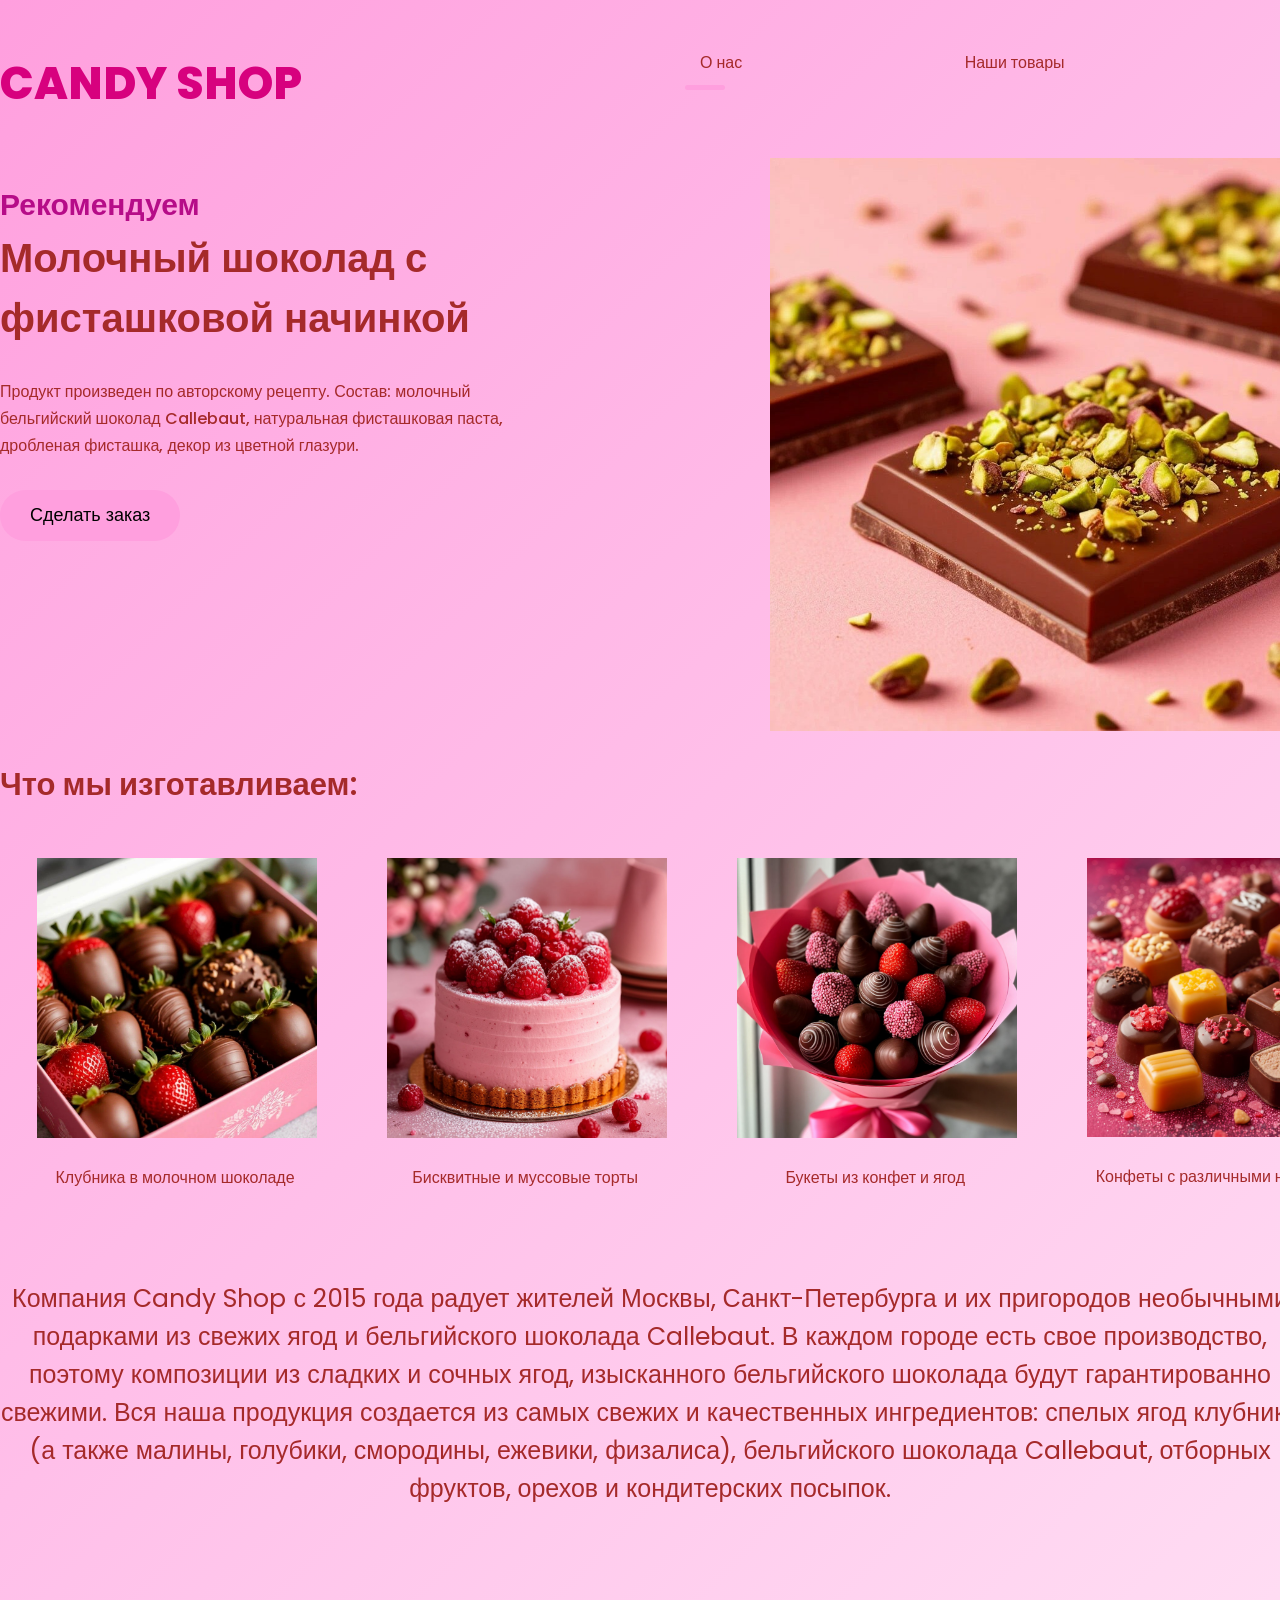
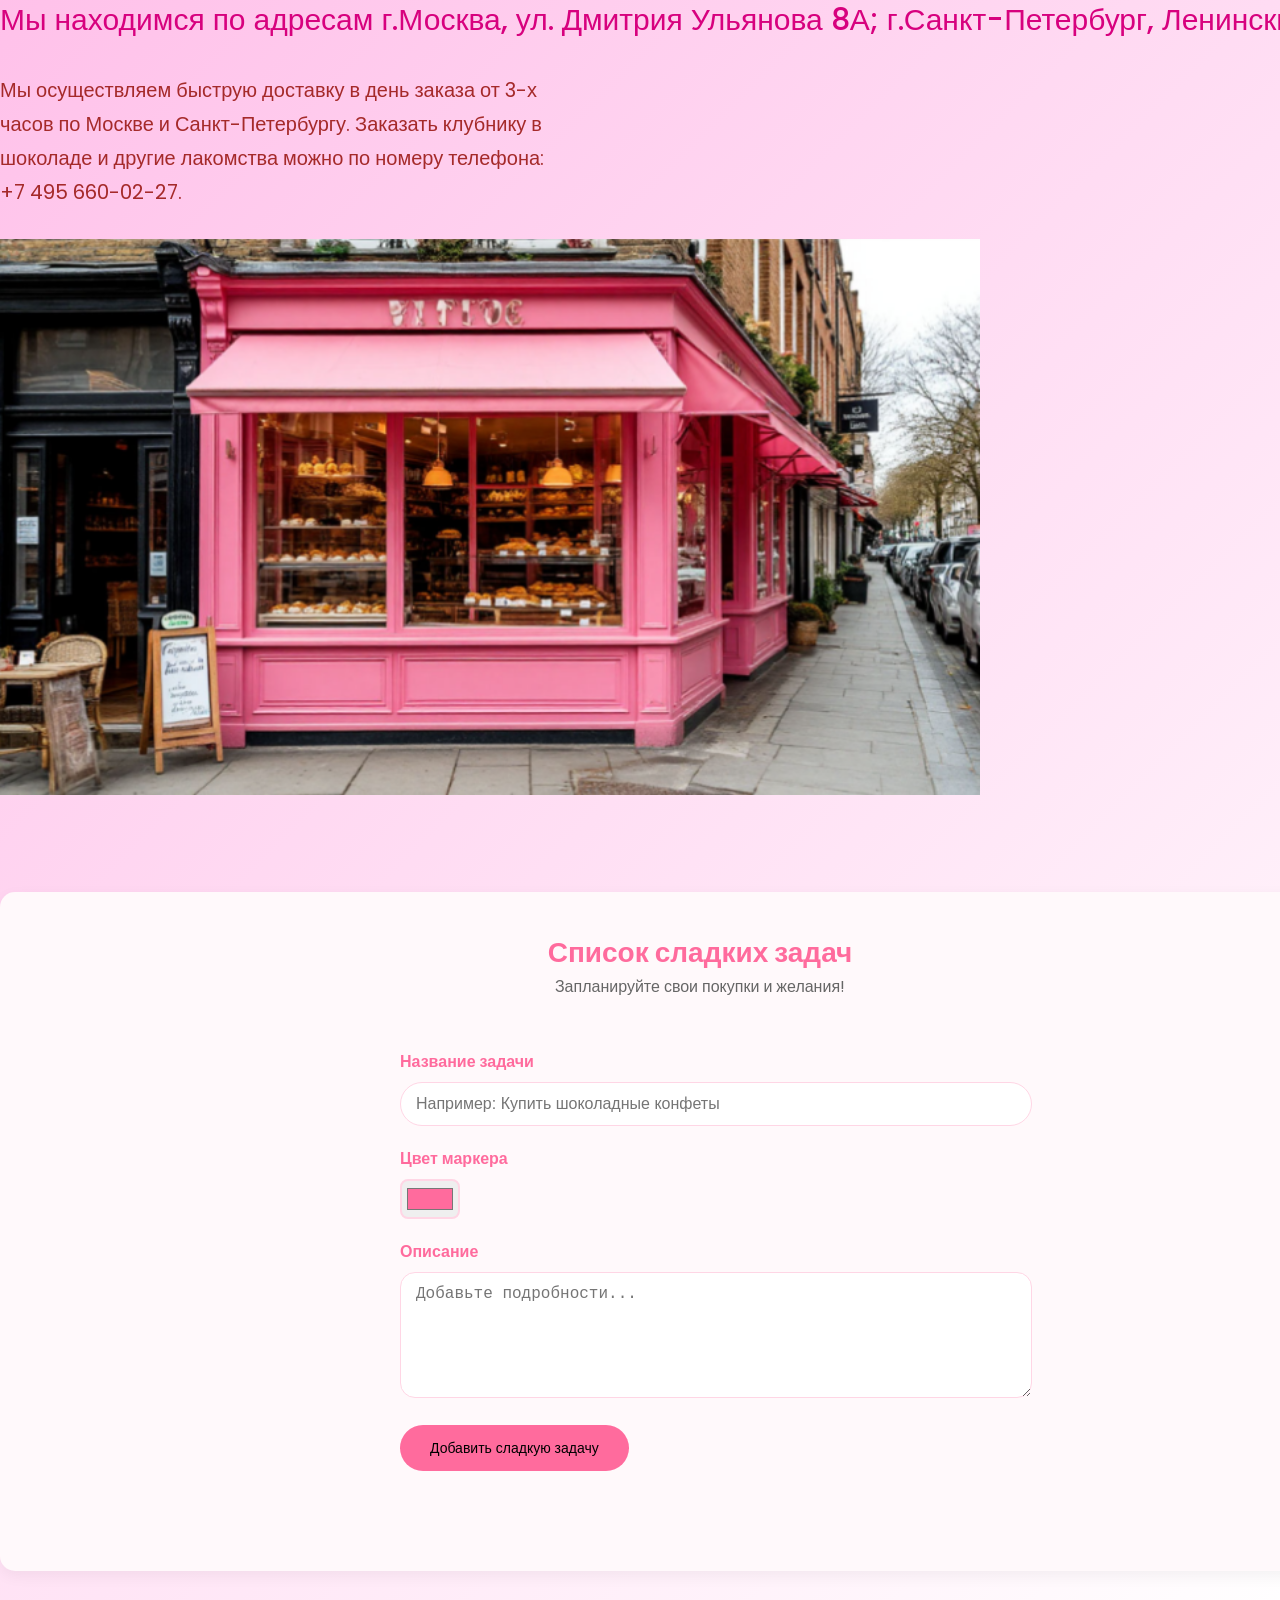
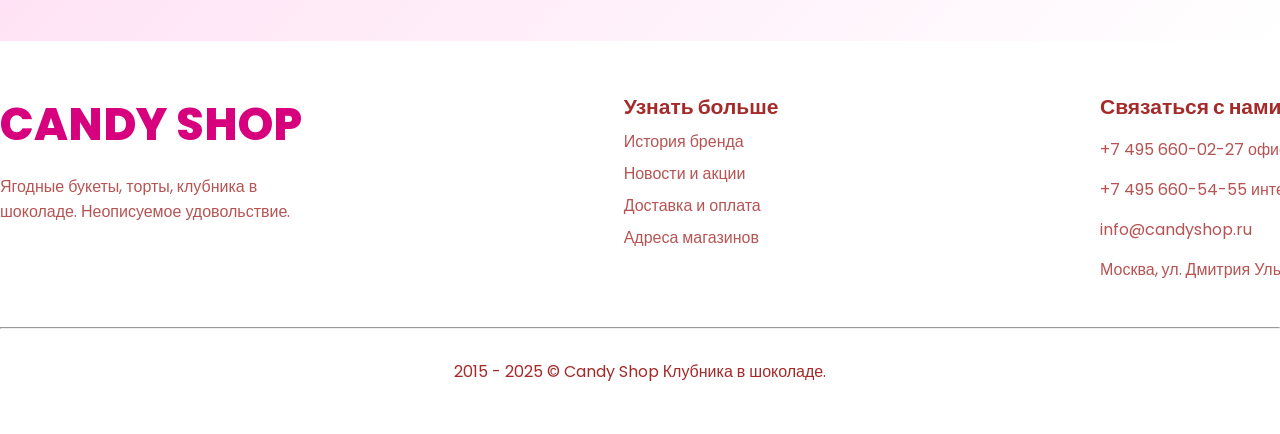
<file: index.html>
<!DOCTYPE html>
<html lang="en">

<head>
    <meta charset="UTF-8">
    <meta name="viewport" content="width=device-width, initial-scale=1.0">
    <title>Candy Shop</title>
    <link rel="stylesheet" href="main.css">
    <link rel="manifest" href="manifest.json">
    <meta name="theme-color" content="#ff6b9d">
</head>

<body>
    <div class="wrapper">
        <header class="container">
            <span class="logo">Candy Shop</span>
            <nav>
                <ul>
                    <li class="active"><a href="index.html">О нас</a></li>
                    <li><a href="tovar.html">Наши товары</a></li>
                    <li><a href="korz.html">Корп. клиентам</a></li>

                </ul>
            </nav>
        </header>

        <div class="hero container">
            <div class="hero--info">
                <h2>Рекомендуем</h2>
                <h1>Молочный шоколад с фисташковой начинкой</h1>
                <p>Продукт произведен по авторскому рецепту. Состав: молочный бельгийский шоколад Callebaut, натуральная
                    фисташковая паста, дробленая фисташка, декор из цветной глазури.</p>
                <button class="btn">Сделать заказ</button>
            </div>
            <img src="choco.jpg" alt="">
        </div>

        <div class="container trending">
            <h3>Что мы изготавливаем:</h3>

            <div class="products">
                <div class="block">
                    <img src="strawb.png" alt="">
                    <span>Клубника в молочном шоколаде</span>
                </div>
                <div class="block">
                    <img src="cake.png" alt="">
                    <span>Бисквитные и муссовые торты</span>
                </div>
                <div class="block">
                    <img src="byket.png" alt="">
                    <span>Букеты из конфет и ягод</span>
                </div>
                <div class="block">
                    <img src="sweets.png" alt="">
                    <span>Конфеты с различными начинками</span>
                </div>
            </div>
        </div>

        <div class="container big-text">
            <p>Компания Candy Shop с 2015 года радует жителей Москвы, Санкт-Петербурга и их пригородов необычными
                подарками из свежих ягод и бельгийского шоколада Callebaut.

                В каждом городе есть свое производство, поэтому композиции из сладких и сочных ягод, изысканного
                бельгийского шоколада будут гарантированно свежими.

                Вся наша продукция создается из самых свежих и качественных ингредиентов: спелых ягод клубники (а также
                малины, голубики, смородины, ежевики, физалиса), бельгийского шоколада Callebaut, отборных фруктов,
                орехов и кондитерских посыпок. </p>
        </div>

        <div class="container banner">
            <h3>Мы находимся по адресам г.Москва, ул. Дмитрия Ульянова 8А; г.Санкт-Петербург, Ленинский пр. 5</h3>
            <p>Мы осуществляем быструю доставку в день заказа от 3-х часов по Москве и Санкт-Петербургу. Заказать
                клубнику в шоколаде и другие лакомства можно по номеру телефона: +7 495 660-02-27.</p>
            <img src="home.png" alt="">
        </div>

        <div class="container todo-section">
            <h3>Список сладких задач</h3>
            <p>Запланируйте свои покупки и желания!</p>

            <form name="toDoForm" class="todo-form">
                <div class="form-group">
                    <label>Название задачи</label>
                    <input type="text" name="title" placeholder="Например: Купить шоколадные конфеты">
                </div>
                <div class="form-group">
                    <label>Цвет маркера</label>
                    <input type="color" name="color" value="#FF6B9D">
                </div>
                <div class="form-group">
                    <label>Описание</label>
                    <textarea name="description" placeholder="Добавьте подробности..."></textarea>
                </div>
                <button type="button" class="btn" onclick="addToDo()">Добавить сладкую задачу</button>
            </form>

            <div id="toDoContainer" class="todo-container"></div>
        </div>

    </div>

    <footer>
        <div class="blocks container">
            <div>
                <span class="logo">Candy Shop</span>
                <p>Ягодные букеты, торты, клубника в шоколаде. Неописуемое удовольствие.</p>
            </div>
            <div>
                <h4>Узнать больше</h4>
                <ul>
                    <li>История бренда</li>
                    <li>Новости и акции</li>
                    <li>Доставка и оплата</li>
                    <li>Адреса магазинов</li>
                </ul>
            </div>
            <div>
                <h4>Связаться с нами</h4>
                <p>+7 495 660-02-27 офис</p>
                <p>+7 495 660-54-55 интернет</p>
                <p>info@candyshop.ru</p>
                <p>Москва, ул. Дмитрия Ульянова, 8А</p>
            </div>
        </div>
        <hr>
        <p>2015 - 2025 © Candy Shop Клубника в шоколаде.</p>
    </footer>

    <script>
        const todoList = [];
        const baseTodoId = 'todoitem';

        function deleteElement(id) {
            const index = todoList.findIndex(item => item.id === id);
            todoList.splice(index, 1);
            document.getElementById(baseTodoId + id).remove();
        }

        function addToDo() {
            const form = document.forms.toDoForm;
            const newTodo = {
                id: createNewId(),
                title: form.elements.title.value,
                color: form.elements.color.value,
                description: form.elements.description.value
            }
            todoList.push(newTodo);
            addToDoToHtml(newTodo);
            form.reset();
        }

        function createNewId() {
            return todoList.length === 0 ? 1 : Math.max(...todoList.map(todo => todo.id)) + 1;
        }

        function addToDoToHtml(newToDo) {
            const div = document.createElement('div');
            div.id = baseTodoId + newToDo.id;
            div.className = 'todo-item';

            div.innerHTML = `
        <div class="todo-card">
            <div class="todo-header" style="background-color: ${newToDo.color}"></div>
            <div class="todo-body">
                <h5>${newToDo.title}</h5>
                <p>${newToDo.description}</p>
                <button type="button" class="todo-delete" onclick="deleteElement(${newToDo.id})">
                    Удалить
                </button>
            </div>
        </div>
    `;

            document.getElementById('toDoContainer').append(div);
        }
    </script>
    <script>
        if ('serviceWorker' in navigator) {
            window.addEventListener('load', () => {
                navigator.serviceWorker.register('/sw.js')
                    .then(registration => {
                        console.log('ServiceWorker registration successful');
                    })
                    .catch(err => {
                        console.log('ServiceWorker registration failed: ', err);
                    });
            });
        }
    </script>
</body>

</html>
</file>
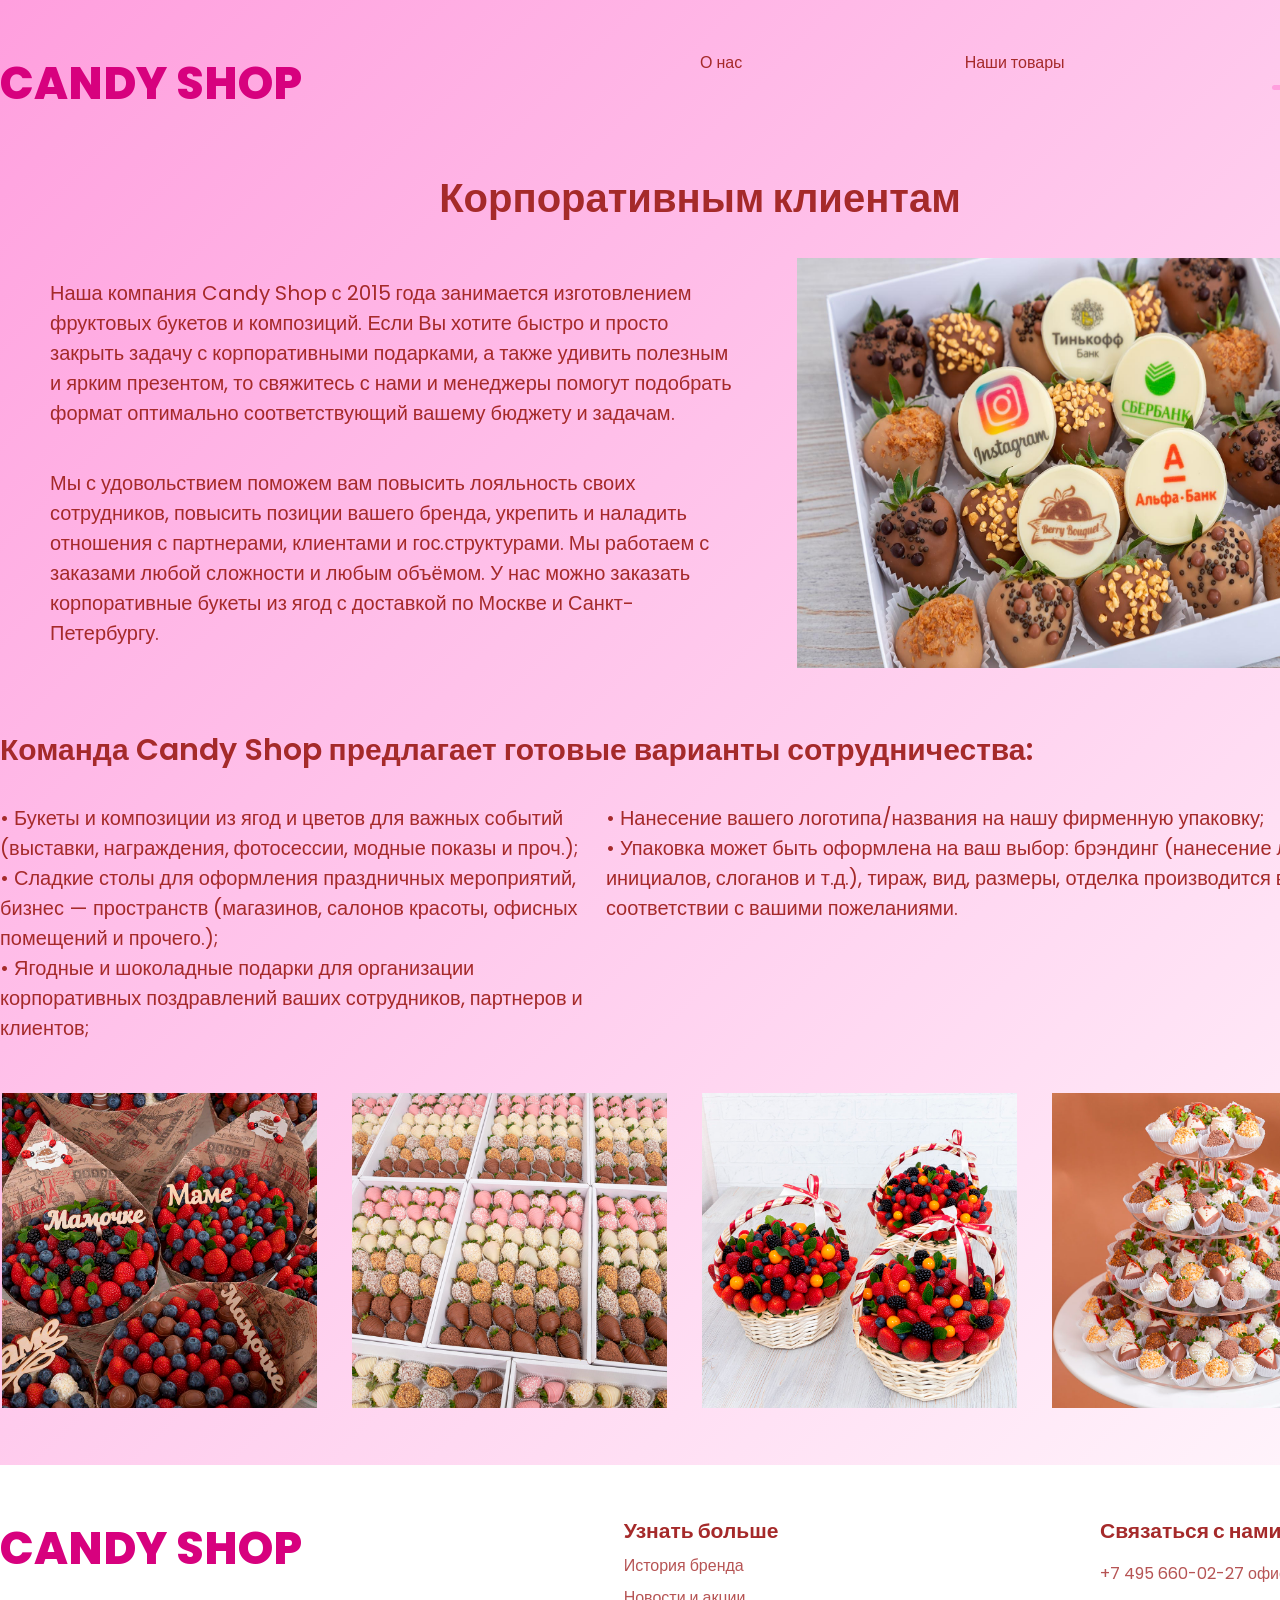
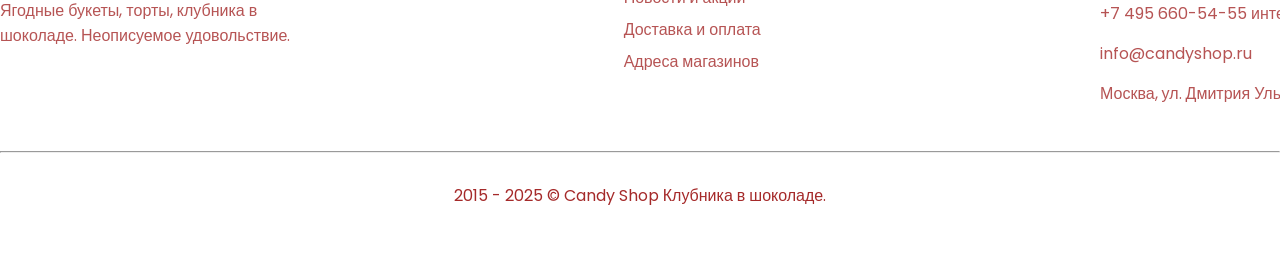
<file: korz.html>
<!DOCTYPE html>
<html lang="en">

<head>
    <meta charset="UTF-8">
    <meta name="viewport" content="width=device-width, initial-scale=1.0">
    <title>Candy Shop</title>
    <link rel="stylesheet" href="main.css">
</head>

<body class="page-korz">
    <div class="wrapper">
        <header class="container">
            <span class="logo">Candy Shop</span>
            <nav>
                <ul>
                    <li><a href="index.html">О нас</a></li>
                    <li><a href="tovar.html">Наши товары</a></li>
                    <li class="active"><a href="korz.html">Корп. клиентам</a></li>

                </ul>
            </nav>
        </header>

        <div class="container kl">
            <h2>Корпоративным клиентам</h2>
            <div class="korp">
                <div>
                    <p>Наша компания Candy Shop с 2015 года занимается изготовлением фруктовых букетов и композиций.
                        Если Вы хотите быстро и просто закрыть задачу с корпоративными подарками, а также удивить
                        полезным и ярким презентом, то свяжитесь с нами и менеджеры помогут подобрать формат оптимально
                        соответствующий вашему бюджету и задачам.</p>
                    <p>Мы с удовольствием поможем вам повысить лояльность своих сотрудников, повысить позиции вашего
                        бренда, укрепить и наладить отношения с партнерами, клиентами и гос.структурами. Мы работаем с
                        заказами любой сложности и любым объёмом. У нас можно заказать корпоративные букеты из ягод с
                        доставкой по Москве и Санкт-Петербургу.</p>
                </div>
                <img src="korp.jpg" alt="">
            </div>
        </div>

        <div class="container resh">
            <h2>Команда Candy Shop предлагает готовые варианты сотрудничества:</h2>
            <div class="slov">
                <div>
                    <p>• Букеты и композиции из ягод и цветов для важных событий (выставки, награждения, фотосессии,
                        модные показы и проч.);</p>
                    <p>• Сладкие столы для оформления праздничных мероприятий, бизнес — пространств (магазинов, салонов
                        красоты, офисных помещений и прочего.);</p>
                    <p>• Ягодные и шоколадные подарки для организации корпоративных поздравлений ваших сотрудников,
                        партнеров и клиентов;</p>
                </div>
                <div>
                    <p>• Нанесение вашего логотипа/названия на нашу фирменную упаковку;</p>
                    <p>• Упаковка может быть оформлена на ваш выбор: брэндинг (нанесение логотипов, инициалов, слоганов
                        и т.д.), тираж, вид, размеры, отделка производится в соответствии с вашими пожеланиями.</p>
                </div>
            </div>
        </div>

        <div class="container iz">
            <div class="izob">
                <div class="q1">
                    <img src="11.jpg" alt="">
                </div>
                <div class="q2">
                    <img src="13.jpg" alt="">
                </div>
                <div class="q3">
                    <img src="12.jpg" alt="">
                </div>
                <div class="q4">
                    <img src="14.jpg" alt="">
                </div>

            </div>
        </div>

        <footer>
            <div class="blocks container">
                <div>
                    <span class="logo">Candy Shop</span>
                    <p>Ягодные букеты, торты, клубника в шоколаде. Неописуемое удовольствие.</p>
                </div>
                <div>
                    <h4>Узнать больше</h4>
                    <ul>
                        <li>История бренда</li>
                        <li>Новости и акции</li>
                        <li>Доставка и оплата</li>
                        <li>Адреса магазинов</li>
                    </ul>
                </div>
                <div>
                    <h4>Связаться с нами</h4>
                    <p>+7 495 660-02-27 офис</p>
                    <p>+7 495 660-54-55 интернет</p>
                    <p>info@candyshop.ru</p>
                    <p>Москва, ул. Дмитрия Ульянова, 8А</p>
                </div>
            </div>
            <hr>
            <p>2015 - 2025 © Candy Shop Клубника в шоколаде.</p>
        </footer>

</body>

</html>
</file>
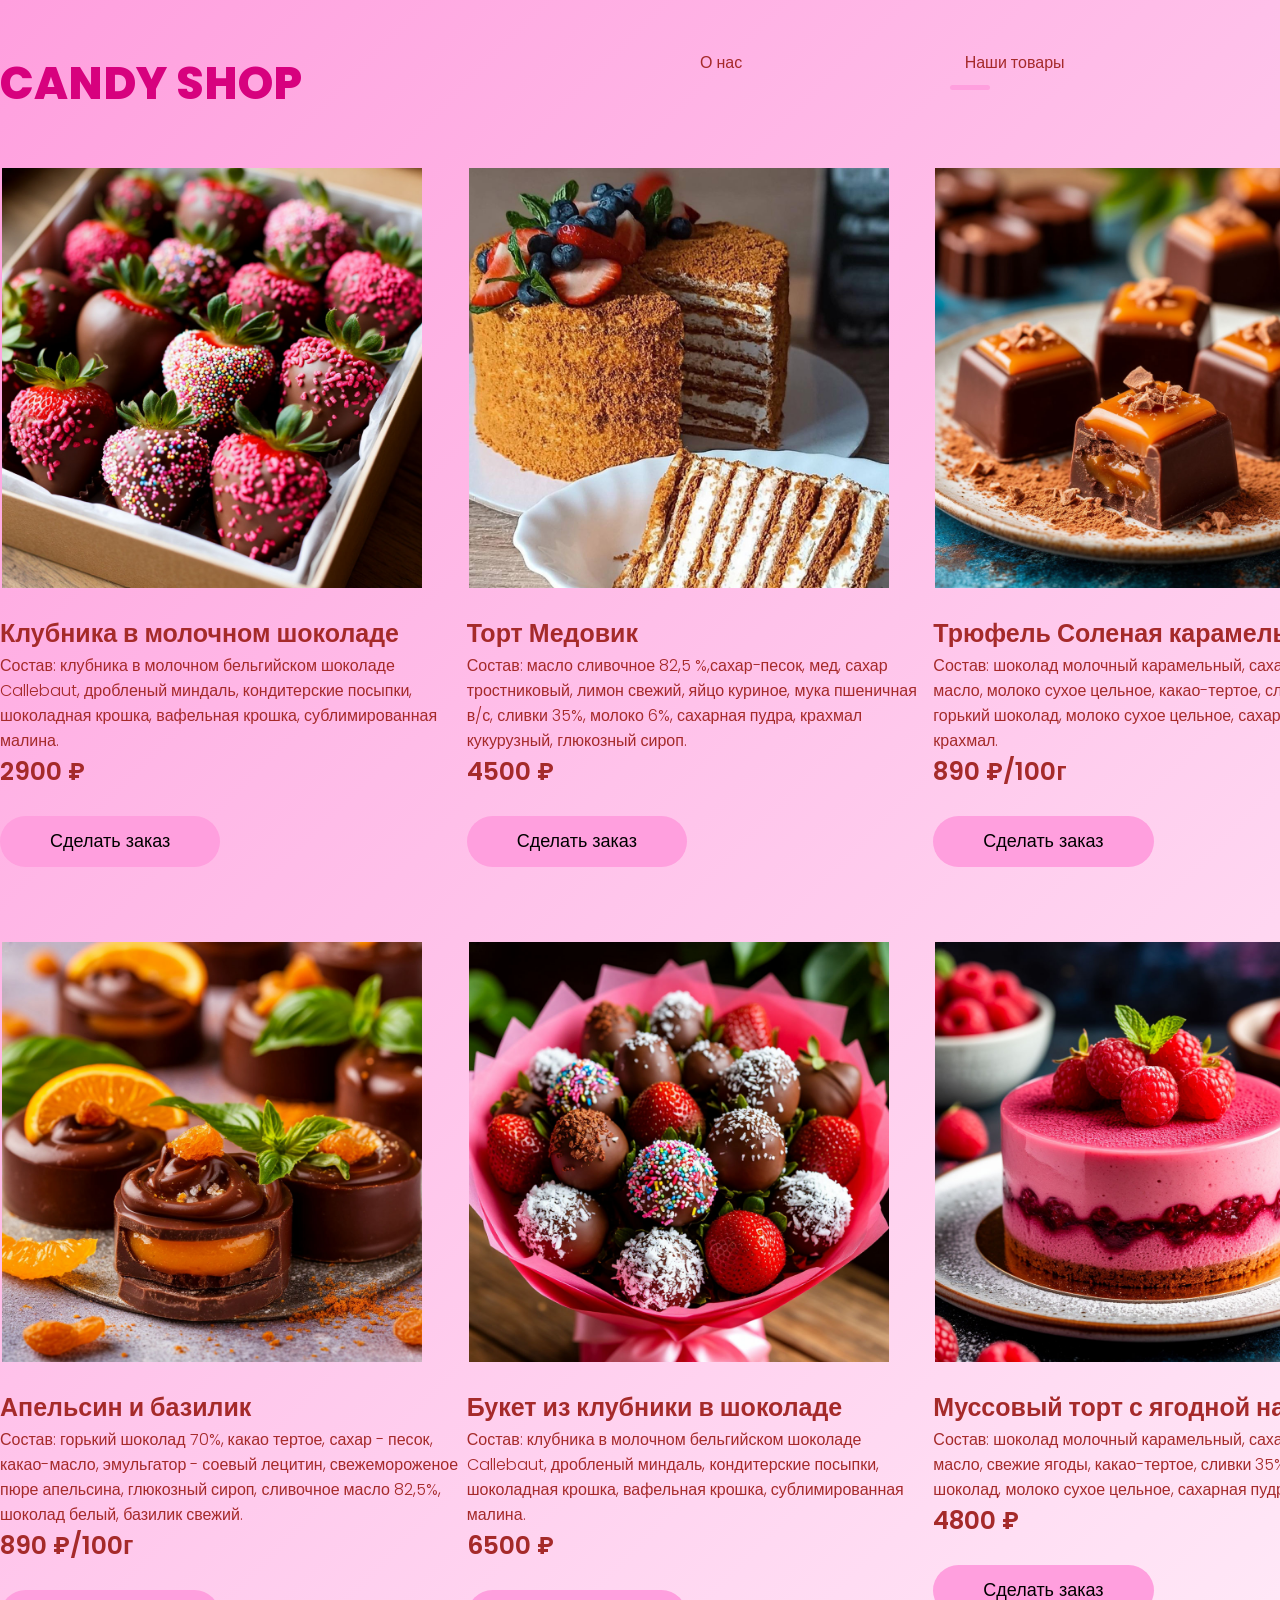
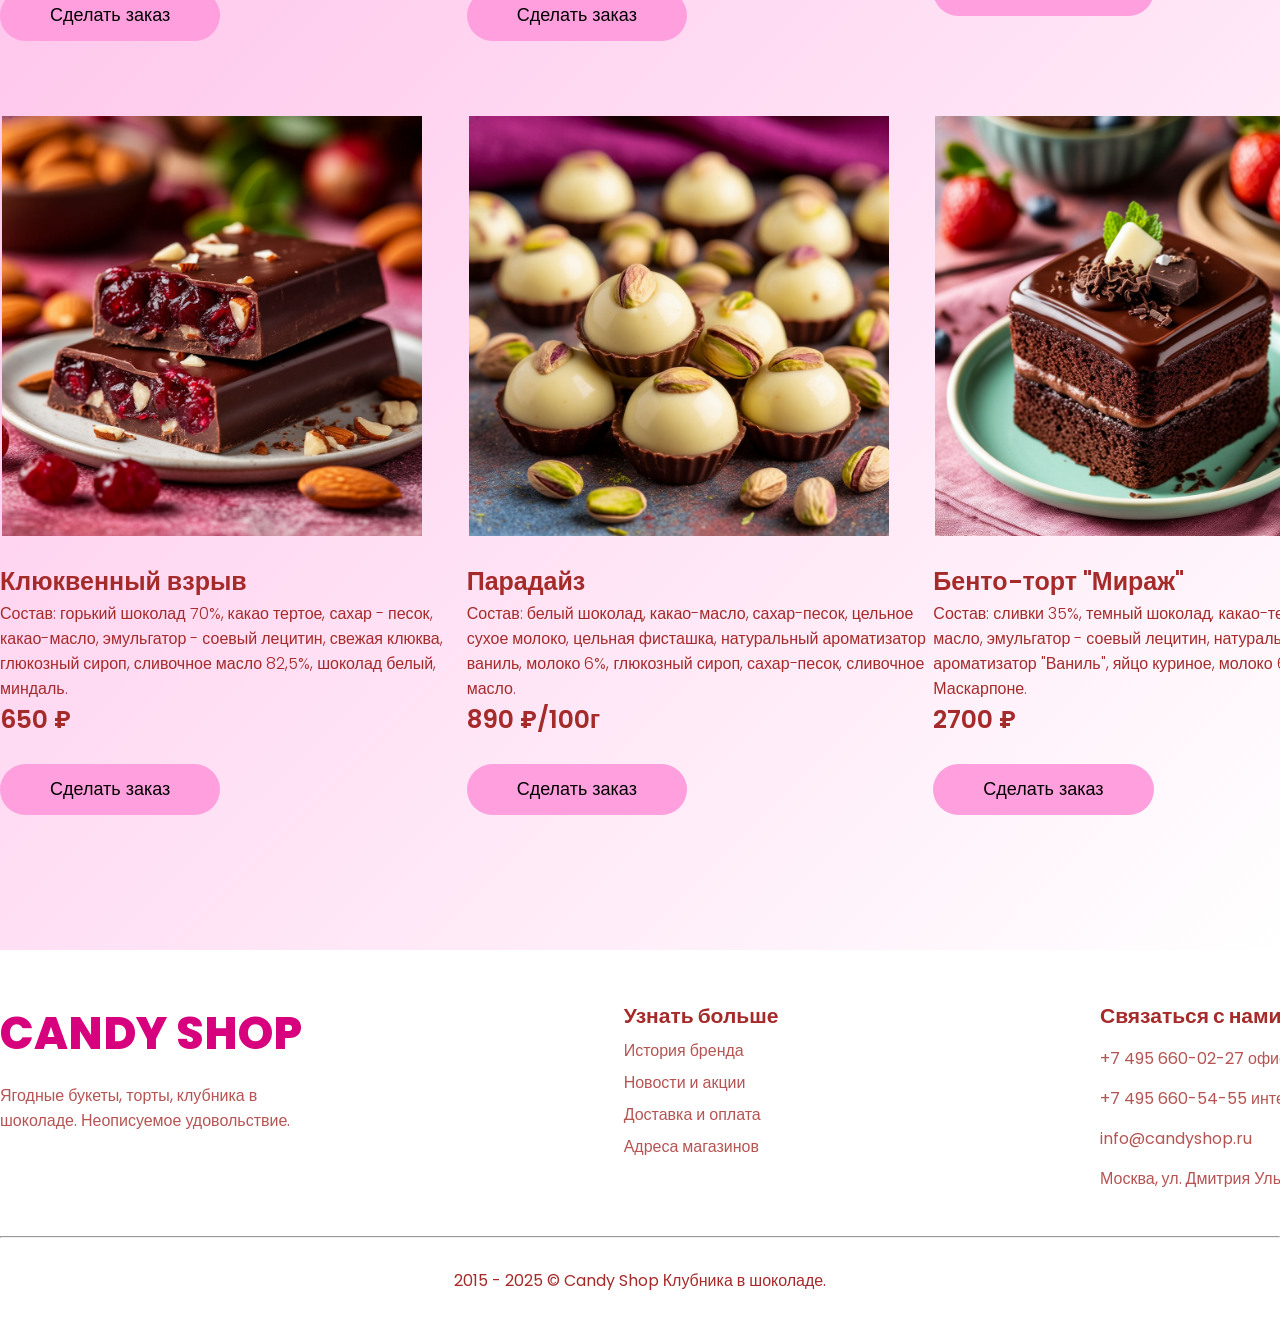
<file: tovar.html>
<!DOCTYPE html>
<html lang="en">

<head>
    <meta charset="UTF-8">
    <meta name="viewport" content="width=device-width, initial-scale=1.0">
    <title>Candy Shop</title>
    <link rel="stylesheet" href="main.css">
</head>

<body>
    <div class="wrapper">
        <header class="container">
            <span class="logo">Candy Shop</span>
            <nav>
                <ul>
                    <li><a href="index.html">О нас</a></li>
                    <li class="active"><a href="tovar.html">Наши товары</a></li>
                    <li><a href="korz.html">Корп. клиентам</a></li>

                </ul>
            </nav>

            <div class="container tovars">
                <div class="eat">
                    <div class="card">
                        <img src="1.png" alt="">
                        <span>
                            <p>Клубника в молочном шоколаде</p>
                            <h4>Состав: клубника в молочном бельгийском шоколаде Callebaut, дробленый миндаль,
                                кондитерские посыпки, шоколадная крошка, вафельная крошка, сублимированная малина.</h4>
                            <p>2900 ₽</p>
                            <button>Сделать заказ</button>
                        </span>
                    </div>

                    <div class="card">
                        <img src="2.jpg" alt="">
                        <span>
                            <p>Торт Медовик</p>
                            <h4>Состав: масло сливочное 82,5 %,сахар-песок, мед, сахар тростниковый, лимон свежий, яйцо
                                куриное, мука пшеничная в/с, сливки 35%, молоко 6%, сахарная пудра, крахмал кукурузный,
                                глюкозный сироп.</h4>
                            <p>4500 ₽</p>
                            <button>Сделать заказ</button>
                        </span>
                    </div>

                    <div class="card">
                        <img src="3.png" alt="">
                        <span>
                            <p>Трюфель Соленая карамель</p>
                            <h4>Состав: шоколад молочный карамельный, сахар-песок, какао-масло, молоко сухое цельное,
                                какао-тертое, сливки 35%, горький шоколад, молоко сухое цельное, сахарная пудра,
                                крахмал.</h4>
                            <p>890 ₽/100г</p>
                            <button>Сделать заказ</button>
                        </span>
                    </div>
                </div>

                <div class="eat1">
                    <div class="card">
                        <img src="4.png" alt="">
                        <span>
                            <p>Апельсин и базилик</p>
                            <h4>Состав: горький шоколад 70%, какао тертое, сахар - песок, какао-масло, эмульгатор -
                                соевый лецитин, свежемороженое пюре апельсина, глюкозный сироп, сливочное масло 82,5%,
                                шоколад белый, базилик свежий.</h4>
                            <p>890 ₽/100г</p>
                            <button>Сделать заказ</button>
                        </span>
                    </div>

                    <div class="card">
                        <img src="5.png" alt="">
                        <span>
                            <p>Букет из клубники в шоколаде</p>
                            <h4>Состав: клубника в молочном бельгийском шоколаде Callebaut, дробленый миндаль,
                                кондитерские посыпки, шоколадная крошка, вафельная крошка, сублимированная малина.</h4>
                            <p>6500 ₽</p>
                            <button>Сделать заказ</button>
                        </span>
                    </div>

                    <div class="card">
                        <img src="6.png" alt="">
                        <span>
                            <p>Муссовый торт с ягодной начинкой</p>
                            <h4>Состав: шоколад молочный карамельный, сахар-песок, какао-масло, свежие ягоды,
                                какао-тертое, сливки 35%, горький шоколад, молоко сухое цельное, сахарная пудра,
                                крахмал.</h4>
                            <p>4800 ₽</p>
                            <button>Сделать заказ</button>
                        </span>
                    </div>
                </div>

                <div class="eat2">
                    <div class="card">
                        <img src="7.png" alt="">
                        <span>
                            <p>Клюквенный взрыв</p>
                            <h4>Состав: горький шоколад 70%, какао тертое, сахар - песок, какао-масло, эмульгатор -
                                соевый лецитин, свежая клюква, глюкозный сироп, сливочное масло 82,5%, шоколад белый,
                                миндаль.</h4>
                            <p>650 ₽</p>
                            <button>Сделать заказ</button>
                        </span>
                    </div>

                    <div class="card">
                        <img src="8.png" alt="">
                        <span>
                            <p>Парадайз</p>
                            <h4>Состав: белый шоколад, какао-масло, сахар-песок, цельное сухое молоко, цельная фисташка,
                                натуральный ароматизатор ваниль, молоко 6%, глюкозный сироп, сахар-песок, сливочное
                                масло.</h4>
                            <p>890 ₽/100г</p>
                            <button>Сделать заказ</button>
                        </span>
                    </div>

                    <div class="card">
                        <img src="9.png" alt="">
                        <span>
                            <p>Бенто-торт "Мираж"</p>
                            <h4>Состав: сливки 35%, темный шоколад, какао-тертое, какао-масло, эмульгатор - соевый
                                лецитин, натуральный ароматизатор "Ваниль", яйцо куриное, молоко 6%, сыр Маскарпоне.
                            </h4>
                            <p>2700 ₽</p>
                            <button>Сделать заказ</button>
                        </span>
                    </div>
                </div>
        </header>
    </div>

    <footer>
        <div class="blocks container">
            <div>
                <span class="logo">Candy Shop</span>
                <p>Ягодные букеты, торты, клубника в шоколаде. Неописуемое удовольствие.</p>
            </div>
            <div>
                <h4>Узнать больше</h4>
                <ul>
                    <li>История бренда</li>
                    <li>Новости и акции</li>
                    <li>Доставка и оплата</li>
                    <li>Адреса магазинов</li>
                </ul>
            </div>
            <div>
                <h4>Связаться с нами</h4>
                <p>+7 495 660-02-27 офис</p>
                <p>+7 495 660-54-55 интернет</p>
                <p>info@candyshop.ru</p>
                <p>Москва, ул. Дмитрия Ульянова, 8А</p>
            </div>
        </div>
        <hr>
        <p>2015 - 2025 © Candy Shop Клубника в шоколаде.</p>
    </footer>

</body>

</html>
</file>
<file: main.css>
@import url('https://fonts.googleapis.com/css2?family=Poppins:wght@400;500;700;800&display=swap');

* {
    margin: 0;
    padding: 0;
}

body {
    font-family: "Poppins", sans-serif;
    font-weight: 400;
    color: brown;
    font-size: 16px;
}

a {
    text-decoration: none;
}

.wrapper {
    background: #FF9FDE;
    background: linear-gradient(135deg, #FF9FDE, #FFFFFF);
    width: 100%;
    padding-bottom: 60px;
}

.container {
    width: 1400px;
    margin: 0 auto;
}

header {
    padding: 50px 0;
}

header .logo,
footer .blocks .logo {
    text-transform: uppercase;
    font-size: 45px;
    font-weight: 800;
    color: #d7017e;
}

header nav {
    float: right;
    width: 50%;
}

header nav ul {
    /* шапка, слова вверху */
    list-style: none;
    display: flex;
    justify-content: space-between;
}

header nav ul li {
    display: inline-block;
}

header nav ul li a {
    /* цвет ссылок */
    color: brown;
}

header nav ul li.active::after {
    /*палочка внизу слов о нас*/
    content: '';
    display: block;
    width: 40px;
    height: 5px;
    background: #FF9FDE;
    border-radius: 10px;
    position: relative;
    top: 10px;
    left: -15px;
}

header nav ul li:not(.btn):not(.active) a:hover {
    /* эффект при наведении */
    border-bottom: 5px solid #FF9FDE;
}

header nav ul li.btn a,
.email .block button {
    /* обработка кнопки войти */
    background: #FFFFFF;
    padding: 9px 17px;
    border-radius: 5px;
    transition: all 500ms ease;

}

header nav ul li.btn a:hover,
.email .block button:hover {
    /* эффект при наведении на войти*/
    background: #FF9FDE;
}

.hero {
    padding-bottom: 100px;
    position: relative;
}

.hero--info {
    /*секция с текстом*/
    width: 530px;
    padding-top: 15px;
}

.hero--info h2 {
    color: rgb(182, 12, 136);
    font-size: 30px;
    font-weight: 600;
}

.hero--info h1 {
    font-size: 40px;
    font-weight: 600;
}

.hero--info p {
    font-weight: 500;
    line-height: 170%;
    margin: 30px 0;
}

.hero--info .btn {
    background: #FF9FDE;
    border-radius: 50px;
    padding: 15px 30px;
    border: 0;
    transition: all 500ms ease;
    font-size: 18px;
}

.hero--info .btn:hover {
    cursor: pointer;
    transform: scale(1.1);
}

.hero img {
    /*расположение изображения*/
    position: absolute;
    top: -10px;
    right: 0;
    max-width: 45%;
}

/*Секция что мы изготавливаем*/
.trending {
    padding-top: 120px;
}

.trending h3 {
    font-weight: 600;
    font-size: 31px;
}

.trending .products {
    display: flex;
    justify-content: space-between;
    width: 100%;
    padding: 50px 0;
}

.products img {
    max-width: 80%;
    padding: 0 37px;
}

.trending .products span {
    display: block;
    text-align: center;
    margin-top: 20px;
}

.big-text {
    padding: 40px 0;
    font-size: 25px;
    font-weight: 400;
    text-align: center;
    width: 1300px;
}

.banner {
    padding: 50px 0;

}

.banner h3 {
    font-size: 30px;
    font-weight: 500;
    margin-bottom: 30px;
    color: #d7017e;
}

.banner p {
    line-height: 170%;
    margin-bottom: 30px;
    width: 550px;
    font-size: 20px;
}

.banner img {
    width: 70%;
    margin-bottom: 30px;
}

/*электронная почта*/
.email {
    padding-bottom: 120px;
    /*отступ снизу*/
}

.email .block {
    margin-top: 40px;
    background: #FF9FDE;
    border-radius: 10px;
    padding: 40px 3%;
    width: 94%;
    justify-content: space-between;
    align-items: center;
    display: flex;

}

.email .block h4 {
    font-size: 30px;
    font-weight: 500;
}

.email .block p {
    width: 600px;
}


/* Стиль для кнопки отправки в форме email */
.email .block input[type="submit"] {
    background-color: #FF6B9D;
    color: white;
    border: none;
    padding: 15px 30px;
    border-radius: 30px;
    font-size: 16px;
    font-weight: 600;
    cursor: pointer;
    transition: all 0.3s ease;
    box-shadow: 0 4px 8px rgba(255, 107, 157, 0.3);
    text-transform: uppercase;
    letter-spacing: 1px;
    margin-top: 15px;
    width: auto;
    position: relative;
    right: -30px;
    z-index: 2;
    display: block;
    margin-left: auto;
    margin-right: auto;

}

/* Стиль при наведении */
.email .block input[type="submit"]:hover {
    background-color: #E0558B;
    transform: translateY(-2px);
    box-shadow: 0 6px 12px rgba(255, 107, 157, 0.4);
}

/* Стиль при нажатии */
.email .block input[type="submit"]:active {
    transform: translateY(0);
    box-shadow: 0 2px 4px rgba(255, 107, 157, 0.3);
}

/* Стиль для параграфа, содержащего кнопку */
.email .block p {
    text-align: center;
    margin-top: 20px;
}

/* Обновленные стили для поля ввода email */
.email .block input[type="email"] {
    background: #FFFFFF;
    outline: none;
    border: 0.6px solid brown;
    border-radius: 30px;
    width: 100%;
    max-width: 500px;
    font-family: 'Poppins', sans-serif;
    font-weight: 400;
    padding: 15px 15px;
    margin: 0 auto;
    display: block;
    transition: all 0.3s ease;
    position: relative;
    right: -30px;
}

.email .block input[type="email"]:focus {
    border-color: #FF6B9D;
    box-shadow: 0 0 0 3px rgba(255, 107, 157, 0.2);
}

/* Стили для блока формы */
.email .block {
    background-color: #FFF9FB;
    padding: 40px 10px;
    border-radius: 15px;
    box-shadow: 0 5px 15px rgba(0, 0, 0, 0.05);
    max-width: 600px;
    margin: 0 auto;
    text-align: center;
    position: relative;
    right: 300px;
    top: 53px;
    border: 0.6px solid brown;
}

/*Footer*/
footer {
    background: #FFFFFF;
    padding: 50px 0;

}

footer .blocks {
    display: flex;
    justify-content: space-between;
}

footer .blocks p {
    width: 300px;
    margin: 15px 0;
    opacity: 0.8;
}

footer .blocks h4 {
    font-weight: 700;
    font-size: 21px;

}

footer .blocks ul {
    list-style: none;
}

footer .blocks ul li {
    margin-top: 7px;
    opacity: 0.8;
}

footer hr {
    margin: 30px 0;
}

footer>p {
    text-align: center;
}

.page-korz .wrapper {
    min-height: calc(100vh - 160px);
    /* 160px - примерная высота футера */
    padding-bottom: 0;
    /* Убираем отступ снизу */
}

.page-korz footer {
    margin-top: auto;
    /* Прижимаем футер к низу */
}

/* Дополнительно для body */
.page-korz {
    display: flex;
    flex-direction: column;
    min-height: 100vh;
}

.page-korz .wrapper {
    flex: 1;
}

/* Стили для страниц со стандартным футером */
.standard-footer {
    display: flex;
    flex-direction: column;
    min-height: 100vh;
}

.standard-footer .wrapper {
    flex: 1;
    padding-bottom: 0;
    /* Убираем отступ снизу */
}

.standard-footer footer {
    margin-top: auto;
}

/* Убираем возможные псевдоэлементы с розовой полоской */
.standard-footer .wrapper::after {
    display: none;
}

/*наши товары*/

.tovars .card {
    justify-content: space-between;
    width: 50%;
    padding: 50px 0;
}

.card img {
    max-width: 90%;
    padding: 0 37px;
    position: relative;
    right: 35px;
}

.tovars .card span {
    display: block;
    margin-top: 20px;
}

.tovars .eat,
.tovars .eat1,
.tovars .eat2 {
    display: flex;
}

.tovars .card p {
    font-weight: 600;
    font-size: 25px;
}

.tovars .card h4 {
    font-weight: 300;
}

.tovars .card button {
    background: #FF9FDE;
    border-radius: 50px;
    padding: 15px 50px;
    border: 0;
    transition: all 500ms ease;
    font-size: 18px;
    position: relative;
    top: 25px;
}

.tovars .card button:hover {
    cursor: pointer;
    transform: scale(1.1);
}

/*Обратная связь*/
.feedback {
    padding: 70px 0;
    background: rgb(254, 151, 211);
}

.feedback h2 {
    text-align: center;
    font-weight: 700;
    font-size: 30px;
}

.feedback p {
    text-align: center;
    font-weight: 500;
    font-size: 30px;
}

.feedback form {
    margin: 80px auto;
    width: 600px;
}

.feedback form .inline {
    display: flex;
    justify-content: space-between;
}

.feedback form .inline>div {
    width: 50%;
}

.feedback form label {
    font-size: 14px;
}

.feedback form input,
.feedback form textarea {
    background: rgb(250, 185, 223);
    border-radius: 10px;
    border: 0.6px solid brown;
    display: block;
    /*поля для ввода не на одной линии с лейблами*/
    width: 90%;
    padding: 15px 10px;
    outline: none;
    color: #d7017e;
    margin-top: 7px;
    margin-bottom: 20px;
}

.feedback form .one-line {
    width: 95%;
}

.feedback form textarea {
    resize: none;
    height: 200px;
}

.feedback form input[type="submit"] {
    background: #fff;
    border-radius: 5px;
    border: 0.6px solid brown;
    float: right;
    cursor: pointer;
    color: brown;
    padding: 15px 35px;
    transition: all 500ms ease;
    position: relative;
    right: 37px;
}

.feedback form input[type="submit"]:hover {
    cursor: pointer;
    transform: scale(1.1);
}

/*Корпоративным клиентам*/
.kl h2 {
    text-align: center;
    font-weight: 700;
    font-size: 40px;
}

.kl .korp {
    display: flex;
    padding: 30px;
}

.kl p {
    font-size: 20px;
    font-weight: 400;
}

.kl p {
    font-size: 20px;
    font-weight: 400;
    padding: 20px;
}

.kl img {
    max-width: 40%;
    padding: 0 37px;
}

.resh h2 {
    padding: 30px 0;
    font-weight: 550;
    font-size: 30px;
}

.resh .slov {
    display: flex;
}

.resh .slov p {
    font-size: 20px;
    font-weight: 400;
}

.iz .izob {
    display: flex;
    padding: 50px 0;
}

.iz .izob .q1 img,
.iz .izob .q2 img,
.iz .izob .q3 img,
.iz .izob .q4 img {
    max-width: 90%;
    padding: 0 37px;
    position: relative;
    right: 35px;
}

/* Стили для раздела To-Do */
.todo-section {
    padding: 40px 0;
    background-color: #FFF9FB;
    border-radius: 15px;
    margin: 10px auto;
    box-shadow: 0 5px 15px rgba(0, 0, 0, 0.05);
}

.todo-section h3 {
    color: #FF6B9D;
    font-size: 28px;
    text-align: center;
}

.todo-section p {
    text-align: center;
    margin-bottom: 30px;
    color: #666;
}

.todo-form {
    max-width: 600px;
    margin: 0 auto;
    padding: 20px;
}

.todo-form .form-group {
    margin-bottom: 20px;
}

.todo-form label {
    display: block;
    margin-bottom: 8px;
    color: #FF6B9D;
    font-weight: 600;
}

.todo-form input[type="text"],
.todo-form textarea {
    width: 100%;
    padding: 12px 15px;
    border: 1px solid #FFD6E5;
    border-radius: 30px;
    font-size: 16px;
}

.todo-form textarea {
    min-height: 100px;
    border-radius: 15px;
    resize: vertical;
}

.todo-form input[type="color"] {
    width: 60px;
    height: 40px;
    padding: 3px;
    border: 2px solid #FFD6E5;
    border-radius: 8px;
}

/* Стили для карточек задач */
.todo-container {
    display: grid;
    grid-template-columns: repeat(auto-fill, minmax(300px, 1fr));
    gap: 20px;
    padding: 20px;
}

.todo-item {
    transition: transform 0.3s ease;
}

.todo-item:hover {
    transform: translateY(-5px);
}

.todo-card {
    background: white;
    border-radius: 15px;
    overflow: hidden;
    box-shadow: 0 4px 8px rgba(0, 0, 0, 0.1);
}

.todo-header {
    height: 10px;
}

.todo-body {
    padding: 20px;
}

.todo-body h5 {
    color: #FF6B9D;
    margin-bottom: 10px;
    font-size: 18px;
}

.todo-body p {
    color: #666;
    margin-bottom: 15px;
    text-align: left;
}

.todo-delete {
    background: none;
    border: none;
    color: #FF6B9D;
    cursor: pointer;
    font-weight: 600;
    padding: 5px 0;
}

.todo-delete:hover {
    text-decoration: underline;
}

.todo-form button {
    background: #FF6B9D;
    border-radius: 50px;
    padding: 15px 30px;
    border: 0;
    transition: all 500ms ease;
    font-size: 14px;
}
</file>
